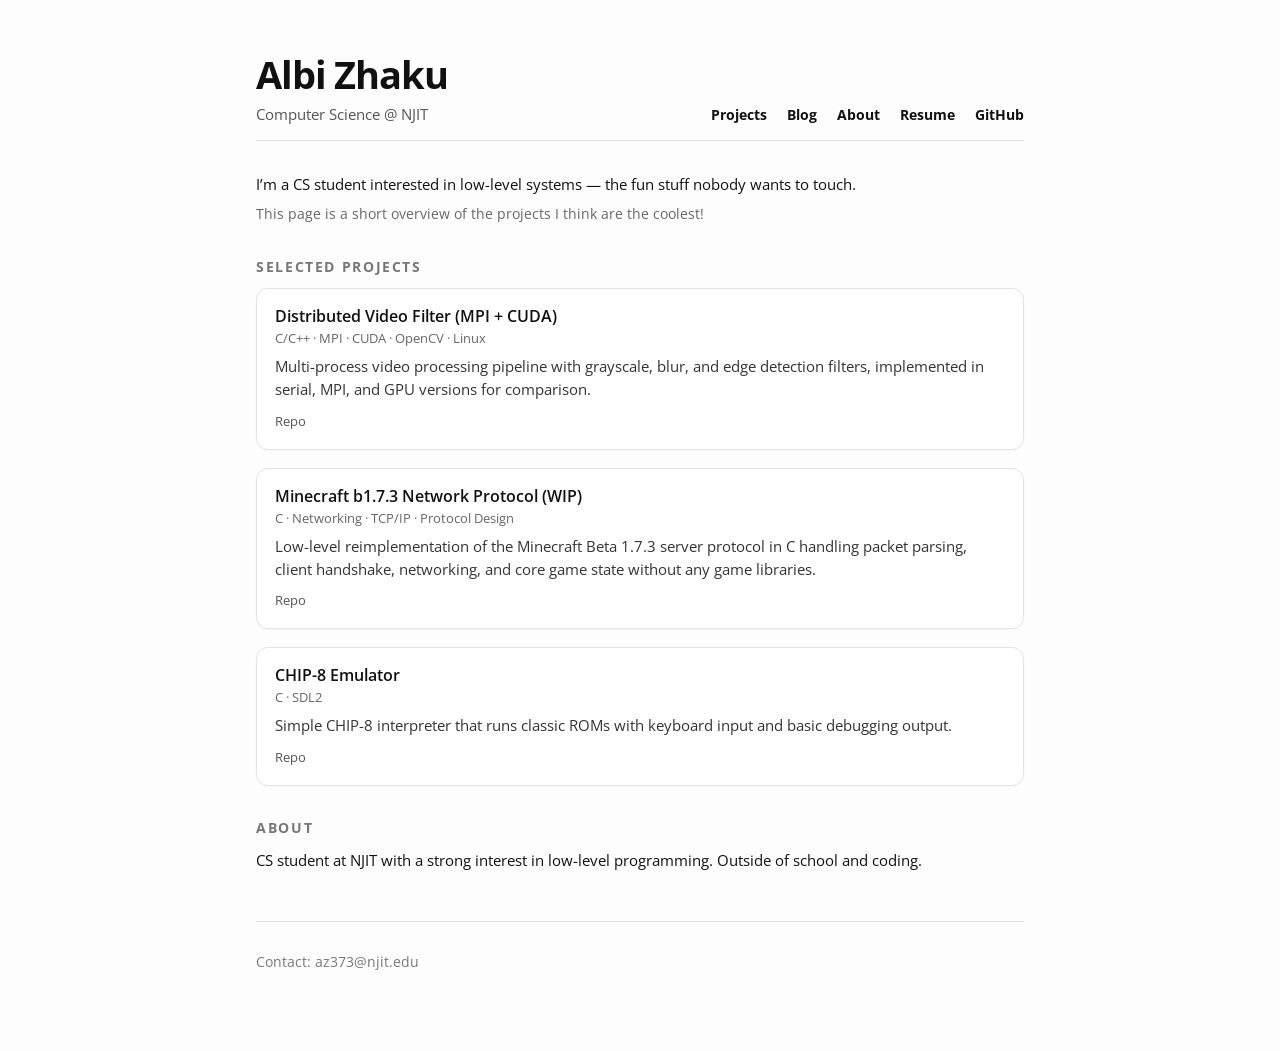
<file: index.html>
<!DOCTYPE html>
<html lang="en">

<head>
  <meta charset="UTF-8" />
  <title>Albi – Portfolio</title>
  <meta name="viewport" content="width=device-width, initial-scale=1" />

  <!-- Open Sans -->
  <link rel="preconnect" href="https://fonts.googleapis.com" />
  <link rel="preconnect" href="https://fonts.gstatic.com" crossorigin />
  <link href="https://fonts.googleapis.com/css2?family=Open+Sans:wght@400;600;700&display=swap" rel="stylesheet" />
  <link rel="preconnect" href="https://fonts.googleapis.com">
  <link rel="preconnect" href="https://fonts.gstatic.com" crossorigin>
  <link
    href="https://fonts.googleapis.com/css2?family=Open+Sans:wght@400;600;700&family=Lora:wght@400;600;700&display=swap"
    rel="stylesheet">


  <link rel="stylesheet" href="./css/styles.css" />
</head>

<body>
  <div class="page">
    <!-- HEADER -->
    <header>
      <div>
        <h1>Albi Zhaku</h1>
        <div class="subtitle">Computer Science @ NJIT</div>
      </div>
      <nav>
        <a href="#projects">Projects</a>
        <a href="blogs/">Blog</a>
        <a href="#about">About</a>
        <a href="Resume.pdf">Resume</a>
        <a href="https://github.com/AlbiXD" target="_blank">GitHub</a>
      </nav>

    </header>

    <!-- INTRO -->
    <section>
      <p>
        I’m a CS student interested in low-level systems — the fun stuff nobody wants to touch.
      </p>
      <p class="muted">
        This page is a short overview of the projects I think are the coolest!
      </p>
    </section>

    <!-- PROJECTS -->
    <section id="projects">
      <h2>Selected projects</h2>
      <ul class="project-list">
        <li>
          <div class="project-title">Distributed Video Filter (MPI + CUDA)</div>
          <div class="project-meta">C/C++ · MPI · CUDA · OpenCV · Linux</div>
          <p>
            Multi-process video processing pipeline with grayscale, blur, and edge detection
            filters, implemented in serial, MPI, and GPU versions for comparison.
          </p>
          <div class="project-links">
            <a href="https://github.com/AlbiXD/CS455-Project" target="_blank">Repo</a>
          </div>
        </li>

        <li>
          <div class="project-title">Minecraft b1.7.3 Network Protocol (WIP)</div>
          <div class="project-meta">C · Networking · TCP/IP · Protocol Design</div>
          <p>
            Low-level reimplementation of the Minecraft Beta 1.7.3 server protocol in C handling
            packet parsing, client handshake, networking, and core game state without any game libraries.
          </p>
          <div class="project-links">
            <a href="https://github.com/AlbiXD/mineserver-c" target="_blank">Repo</a>
          </div>
        </li>

        <li>
          <div class="project-title">CHIP-8 Emulator</div>
          <div class="project-meta">C · SDL2</div>
          <p>
            Simple CHIP-8 interpreter that runs classic ROMs with keyboard input and basic
            debugging output.
          </p>
          <div class="project-links">
            <a href="https://github.com/AlbiXD/Chip8Emulator" target="_blank">Repo</a>
          </div>
        </li>
      </ul>
    </section>

    <!-- ABOUT -->
    <section id="about">
      <h2>About</h2>
      <p>
        CS student at NJIT with a strong interest in low-level programming.
        Outside of school and coding.
      </p>
    </section>

    <footer>
      <p>Contact: <a href="mailto:az373@njit.edu">az373@njit.edu</a></p>
    </footer>
  </div>
</body>

</html>
</file>
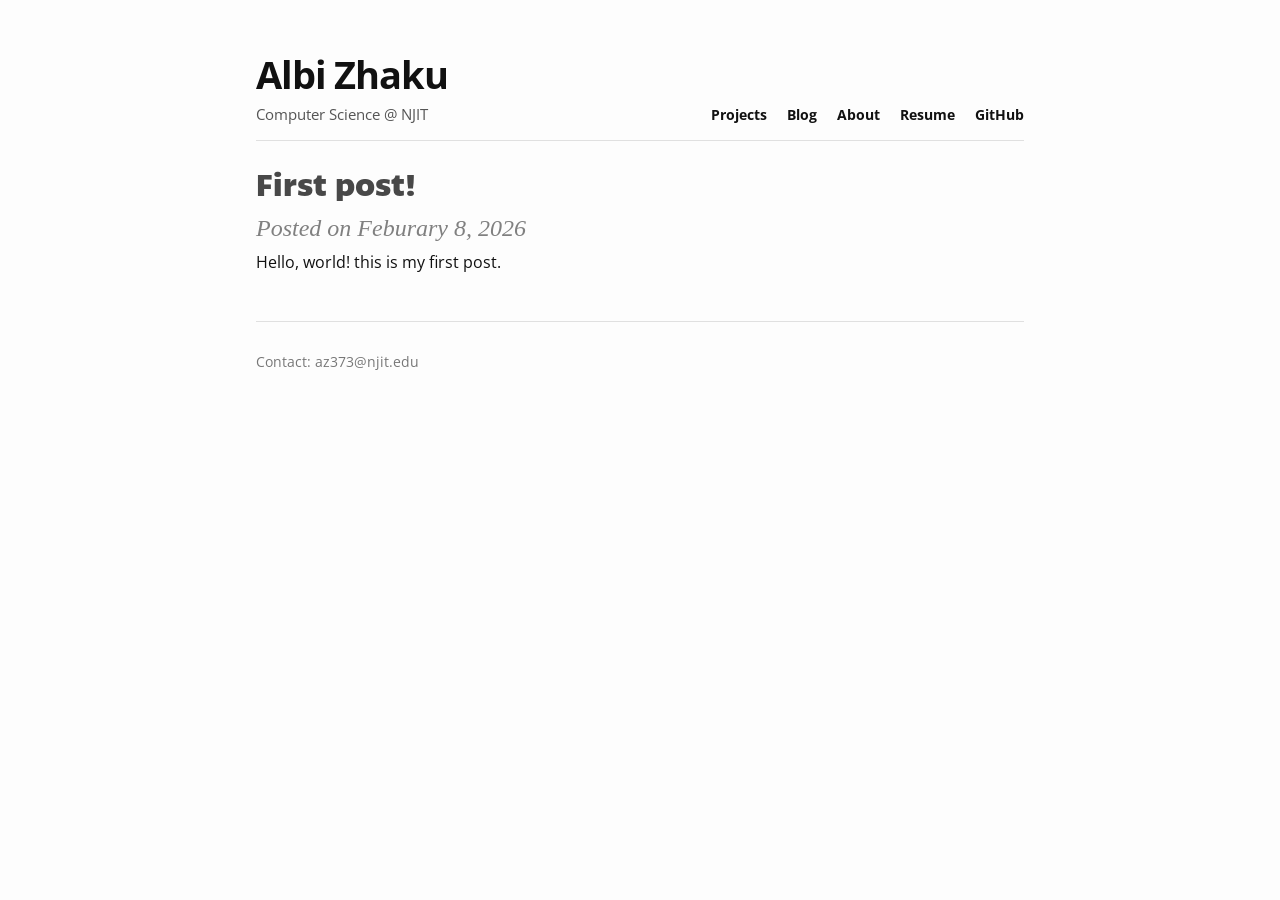
<file: blogs/index.html>
<!DOCTYPE html>
<html lang="en">

<head>
  <meta charset="UTF-8" />
  <title>Albi – Portfolio</title>
  <meta name="viewport" content="width=device-width, initial-scale=1" />

  <!-- Open Sans -->
  <link rel="preconnect" href="https://fonts.googleapis.com" />
  <link rel="preconnect" href="https://fonts.gstatic.com" crossorigin />
  <link href="https://fonts.googleapis.com/css2?family=Open+Sans:wght@400;600;700&display=swap" rel="stylesheet" />

  <link rel="stylesheet" href="../css/styles.css" />
</head>

<body>
  <div class="page">
    <!-- HEADER -->
    <header>
      <div>
        <h1>Albi Zhaku</h1>
        <div class="subtitle">Computer Science @ NJIT</div>
      </div>
      <nav>
        <a href="../#projects">Projects</a>
        <a href="./">Blog</a>
        <a href="../">About</a>
        <a href="../Resume.pdf">Resume</a>
        <a href="https://github.com/AlbiXD" target="_blank">GitHub</a>
      </nav>

    </header>

    <div class="blog-card">
      <div class="title">
        <a href="posts/first-post/">First post!</a>
      </div>

      <div>
        <p class="blog-date">Posted on Feburary 8, 2026</p>
        <p class="blog-descripton">Hello, world! this is my first post.</p>
      </div>
    </div>

    <footer>
      <p>Contact: <a href="mailto:az373@njit.edu">az373@njit.edu</a></p>
    </footer>
</body>

</html>
</file>
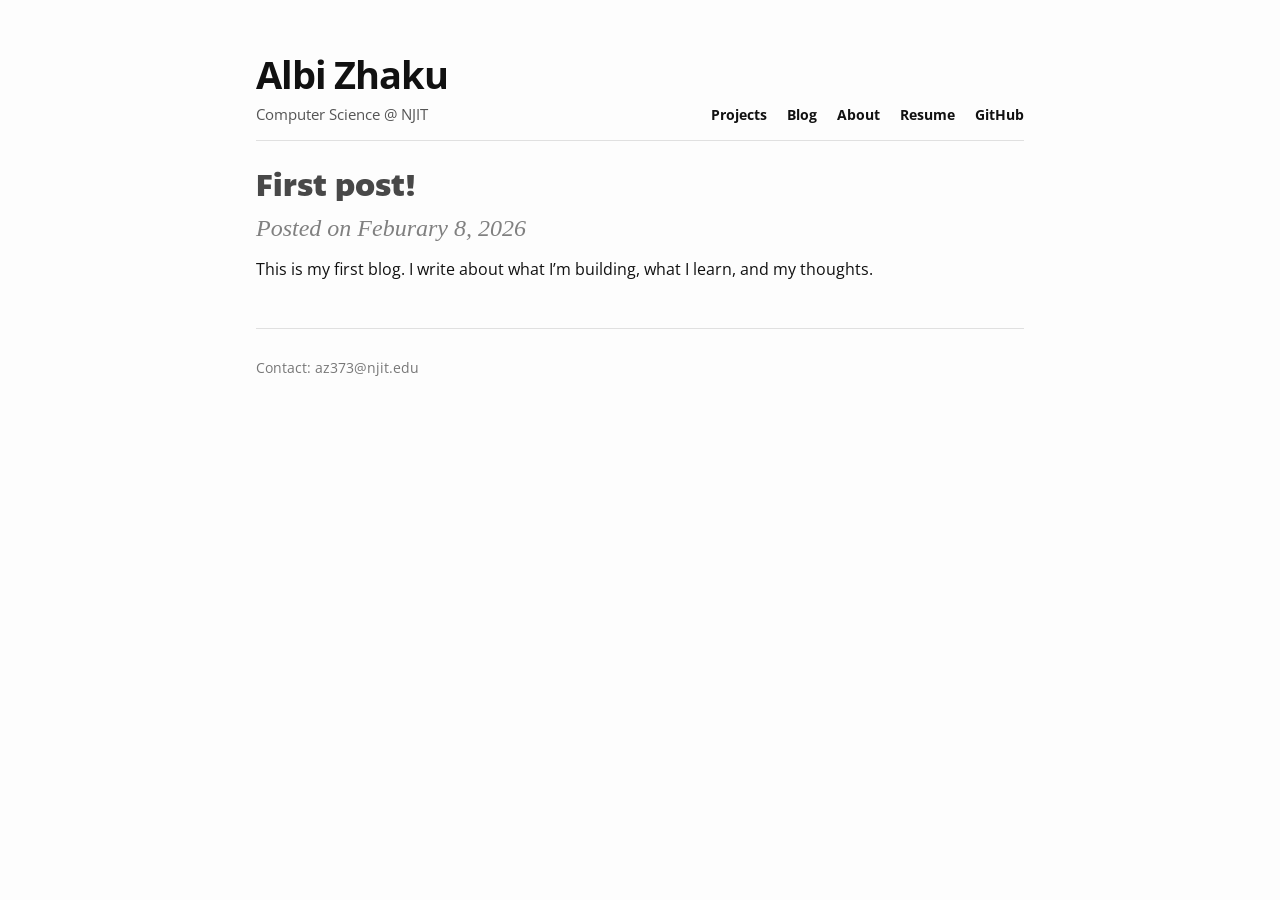
<file: blogs/posts/first-post/index.html>
<!DOCTYPE html>
<html lang="en">

<head>
    <meta charset="UTF-8" />
    <title>Albi – Portfolio</title>
    <meta name="viewport" content="width=device-width, initial-scale=1" />

    <!-- Open Sans -->
    <link rel="preconnect" href="https://fonts.googleapis.com" />
    <link rel="preconnect" href="https://fonts.gstatic.com" crossorigin />
    <link href="https://fonts.googleapis.com/css2?family=Open+Sans:wght@400;600;700&display=swap" rel="stylesheet" />

    <link rel="stylesheet" href="../../../css/styles.css" />
</head>

<body>
    <div class="page">
        <!-- HEADER -->
        <header>
            <div>
                <h1>Albi Zhaku</h1>
                <div class="subtitle">Computer Science @ NJIT</div>
            </div>
            <nav>
                <a href="../../../#projects">Projects</a>
                <a href="../../">Blog</a>
                <a href="../../../">About</a>
                <a href="../../../Resume.pdf">Resume</a>
                <a href="https://github.com/AlbiXD" target="_blank">GitHub</a>
            </nav>
        </header>

        <div class="blog-card">
            <div class="title">
                <p class="title-blog">First post!</a>
            </div>

            <div>
                <p class="blog-date">Posted on Feburary 8, 2026</p>
            </div>
        </div>

        <p>
            This is my first blog. I write about what I’m building, what I learn, and my thoughts.
        </p>

        <footer>
            <p>Contact: <a href="mailto:az373@njit.edu">az373@njit.edu</a></p>
        </footer>
</body>

</html>
</file>
<file: css/styles.css>
@import url(https://db.onlinewebfonts.com/c/eba402fda9fac19704cbe4d2767ed5cb?family=Fiesole+Caption+W00+Italic);

@font-face {
  font-family: "Bruna";
  src: url("../fonts/Bruna-Bold.otf") format("opentype");
  font-weight: 700;
  font-style: normal;
  font-display: swap;
}


* {
  box-sizing: border-box;
}

body {
  margin: 0;
  background: #fdfdfd;
  color: #111;
  font-family: "Open Sans", -apple-system, BlinkMacSystemFont,
    "Segoe UI", Helvetica, Arial, sans-serif;
}

a,
a:visited {
  color: #111;
  text-decoration: none;
  transition: color 0.15s ease-in-out;
}

a:hover,
a:visited:hover {
  color: #3A839E;
}


.page {
  max-width: 800px;
  margin: 48px auto 80px;
  padding: 0 16px;
}


header {
  display: flex;
  justify-content: space-between;
  align-items: flex-end;
  gap: 16px;
  border-bottom: 1px solid #e0e0e0;
  padding-bottom: 16px;
  margin-bottom: 24px;
}

h1 {
  margin: 0;
  font-size: 2.4rem;
  letter-spacing: -0.03em;
}

.subtitle {
  margin-top: 4px;
  color: #555;
  font-size: 0.95rem;
}


nav {
  font-size: 0.9rem;
  white-space: nowrap;
}

nav a {
  margin-left: 16px;
  font-weight: 700;
}

nav a:first-child {
  margin-left: 0;
}


.title a,
.title a:visited {
  font-family: "Bruna", Georgia, serif;
  font-size: 2.1rem;
  color: #484848;
}


.title-blog {
  font-family: "Bruna", Georgia, serif;
  font-size: 2.1rem;
  color: #484848;
}

.title a:hover,
.title a:visited:hover {
  color: #3A839E;
}


section {
  margin-top: 32px;
}

section h2 {
  margin: 0 0 12px 0;
  font-size: 0.85rem;
  text-transform: uppercase;
  letter-spacing: 0.12em;
  color: #777;
}

section p {
  margin: 0;
  line-height: 1.55;
  font-size: 0.96rem;
}

.muted {
  margin-top: 6px;
  color: #666;
  font-size: 0.9rem;
}


.project-list {
  list-style: none;
  margin: 0;
  padding: 0;
  display: flex;
  flex-direction: column;
  gap: 18px;
}

.project-list li {
  background: #ffffff;
  border: 1px solid #e4e4e4;
  border-radius: 12px;
  padding: 16px 18px 18px;
  box-shadow: 0 1px 2px rgba(0, 0, 0, 0.03);
}

.project-title {
  font-weight: 600;
  font-size: 1rem;
  margin-bottom: 2px;
}

.project-meta {
  font-size: 0.8rem;
  color: #666;
  margin-bottom: 8px;
}

.project-list p {
  font-size: 0.92rem;
  color: #333;
  margin-bottom: 8px;
}

.project-links a,
.project-links a:visited {
  font-size: 0.8rem;
  color: #555;
}

.project-links a:hover,
.project-links a:visited:hover {
  color: #3A839E;
}


footer {
  margin-top: 48px;
  padding-top: 16px;
  border-top: 1px solid #e0e0e0;
  color: #777;
  font-size: 0.85rem;
}

footer a,
footer a:visited {
  color: #777;
}

footer a:hover,
footer a:visited:hover {
  color: #3A839E;
}

.blog-card p{
  margin-top: 0.6rem;
  margin-bottom: 0;
}

.blog-description{
  font-family: sans-serif;
}
.blog-date{
  color: gray;
  font-style: italic;
  font-weight: 100;
  font-size: 1.5rem;
  font-family: "Fiesole Caption W00 Italic";
}

@media (max-width: 600px) {
  header {
    flex-direction: column;
    align-items: flex-start;
  }

  nav {
    margin-top: 8px;
  }
}
</file>
